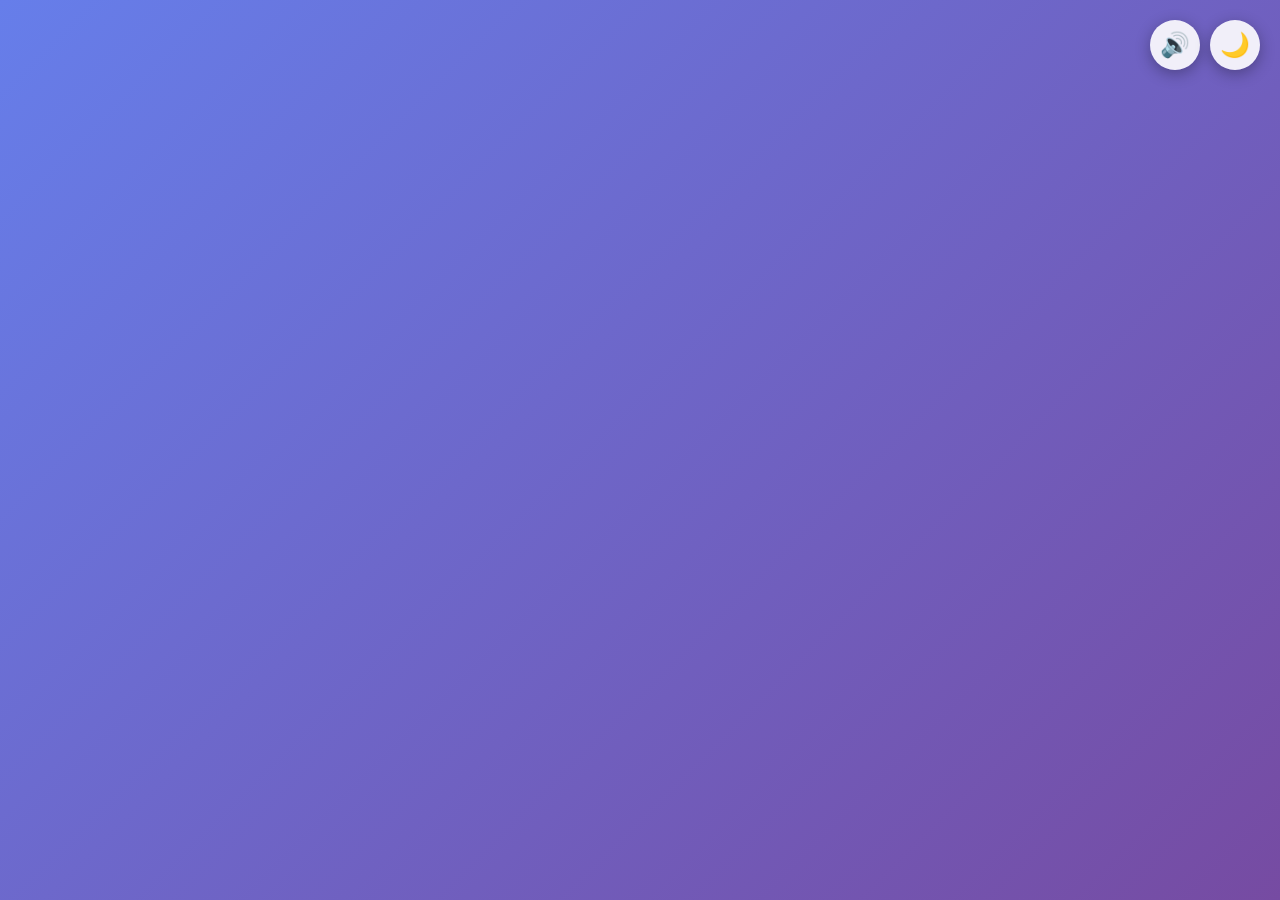
<file: index.html>
<!DOCTYPE html>
<html lang="zh-CN">
<head>
    <meta charset="UTF-8">
    <meta name="viewport" content="width=device-width, initial-scale=1.0, maximum-scale=1.0, user-scalable=no">
    <title>2048 小游戏 - 完整版</title>
    <link rel="stylesheet" href="style.css">
</head>
<body>
    <div id="loading-screen" class="loading-screen">
        <div class="loading-content">
            <div class="loading-logo">2048</div>
            <div class="loading-spinner"></div>
            <div class="loading-text">正在加载...</div>
        </div>
    </div>

    <div class="theme-controls">
        <button id="audio-toggle" class="icon-btn" title="音效开关">🔊</button>
        <button id="theme-toggle" class="icon-btn" title="主题切换">☀️</button>
    </div>

    <div class="game-container" id="game-container" style="display: none;">
        <div class="header">
            <div class="header-left">
                <h1 class="title">2048</h1>
                <div class="difficulty-selector">
                    <label for="difficulty">难度：</label>
                    <select id="difficulty" class="difficulty-select">
                        <option value="easy">简单 (5×5)</option>
                        <option value="normal" selected>普通 (4×4)</option>
                        <option value="hard">困难 (3×3)</option>
                    </select>
                </div>
            </div>
            <div class="score-container">
                <div class="score-box">
                    <div class="score-label">分数</div>
                    <div id="score" class="score-value">0</div>
                </div>
                <div class="score-box">
                    <div class="score-label">最高分</div>
                    <div id="best-score" class="score-value">0</div>
                </div>
            </div>
        </div>
        <div class="instructions">
            <p>使用 <strong>↑ ↓ ← →</strong> 方向键或触摸滑动移动方块</p>
            <p>相同数字的方块碰撞时会合并成它们的和</p>
            <p>达到 <strong>2048</strong> 即为胜利！</p>
        </div>
        <div class="game-controls">
            <button id="start-btn" class="control-btn start-btn">开始游戏</button>
            <button id="pause-btn" class="control-btn pause-btn" disabled>暂停游戏</button>
            <button id="restart-btn" class="control-btn restart-btn">重新开始</button>
            <button id="share-btn" class="control-btn share-btn">📤 分享</button>
            <button id="leaderboard-btn" class="control-btn leaderboard-btn">排行榜</button>
        </div>
        <div class="game-board-wrapper">
            <div id="score-popup-container" class="score-popup-container"></div>
            <div class="game-board" id="game-board">
            </div>
        </div>
        <div id="game-over" class="game-over">
            <div class="game-over-content">
                <h2 id="game-over-title"></h2>
                <p>最终得分: <span id="final-score"></span></p>
                <div class="nickname-input-container">
                    <input type="text" id="player-nickname" placeholder="输入你的昵称" maxlength="10">
                </div>
                <button id="play-again-btn" class="play-again-btn">再来一局</button>
            </div>
        </div>
        <div id="leaderboard-modal" class="leaderboard-modal">
            <div class="leaderboard-content">
                <div class="leaderboard-header">
                    <h2>🏆 排行榜</h2>
                    <button id="close-leaderboard" class="close-btn">×</button>
                </div>
                <div class="leaderboard-controls">
                    <div class="sort-selector">
                        <label for="sort-by">排序：</label>
                        <select id="sort-by" class="sort-select">
                            <option value="score" selected>按分数</option>
                            <option value="date">按时间</option>
                        </select>
                    </div>
                    <div class="filter-selector">
                        <label for="filter-difficulty">筛选：</label>
                        <select id="filter-difficulty" class="filter-select">
                            <option value="all" selected>全部难度</option>
                            <option value="easy">简单</option>
                            <option value="normal">普通</option>
                            <option value="hard">困难</option>
                        </select>
                    </div>
                </div>
                <div class="leaderboard-info">
                    <p>总局数: <span id="total-games">0</span> 场 | 成就: <span id="achievements-count">0</span> 个</p>
                </div>
                <div class="leaderboard-list">
                    <div class="leaderboard-item header-item">
                        <span>排名</span>
                        <span>玩家</span>
                        <span>分数</span>
                        <span>难度</span>
                        <span>日期</span>
                    </div>
                    <div id="leaderboard-records" class="leaderboard-records">
                    </div>
                </div>
                <div class="leaderboard-actions">
                    <button id="clear-leaderboard" class="clear-btn">清空记录</button>
                    <button id="view-achievements" class="achievements-btn">🏅 成就</button>
                </div>
            </div>
        </div>
        <div id="achievements-modal" class="achievements-modal">
            <div class="achievements-content">
                <div class="achievements-header">
                    <h2>🏅 成就系统</h2>
                    <button id="close-achievements" class="close-btn">×</button>
                </div>
                <div id="achievements-list" class="achievements-list">
                </div>
            </div>
        </div>
        <div id="pause-overlay" class="pause-overlay">
            <div class="pause-content">
                <h2>⏸️ 游戏暂停</h2>
                <p>点击下方按钮继续游戏</p>
                <button id="resume-pause-btn" class="resume-btn">▶️ 继续游戏</button>
                <button id="view-resume-btn" class="resume-btn secondary">📄 查看简历</button>
            </div>
        </div>
        <div id="welcome-modal" class="welcome-modal">
            <div class="welcome-content">
                <h2>🎮 欢迎来到 2048 游戏！</h2>
                <div class="welcome-instructions">
                    <h3>游戏操作</h3>
                    <ul>
                        <li>⌨️ 使用 <strong>方向键</strong> 移动方块</li>
                        <li>👆 使用 <strong>触屏滑动</strong> 控制方向</li>
                        <li>📊 相同数字碰撞合并成它们的和</li>
                        <li>🏆 达到 <strong>2048</strong> 即为胜利！</li>
                    </ul>
                    <h3>游戏特色</h3>
                    <ul>
                        <li>🎯 三种难度模式可选</li>
                        <li>🎨 经典/暗夜主题切换</li>
                        <li>🔊 音效系统</li>
                        <li>🏅 成就系统</li>
                        <li>📈 排行榜记录</li>
                    </ul>
                </div>
                <div class="welcome-actions">
                    <label class="welcome-checkbox">
                        <input type="checkbox" id="dont-show-again">
                        <span>不再显示</span>
                    </label>
                    <button id="start-game-btn" class="start-game-btn">开始游戏 🚀</button>
                </div>
            </div>
        </div>
        <div id="share-modal" class="share-modal">
            <div class="share-content">
                <div class="share-header">
                    <h2>📤 分享成绩</h2>
                    <button id="close-share" class="close-btn">×</button>
                </div>
                <div class="share-stats">
                    <div class="share-stat">
                        <span class="stat-label">得分</span>
                        <span class="stat-value" id="share-score">0</span>
                    </div>
                    <div class="share-stat">
                        <span class="stat-label">难度</span>
                        <span class="stat-value" id="share-difficulty">普通</span>
                    </div>
                </div>
                <textarea id="share-text" readonly>
我在 2048 游戏中获得了 XXX 分！快来挑战我吧！</textarea>
                <button id="copy-share-btn" class="copy-btn">📋 复制到剪贴板</button>
                <div id="copy-success" class="copy-success">✓ 已复制到剪贴板！</div>
            </div>
        </div>
    </div>
    <script src="game.js"></script>
</body>
</html>
</file>
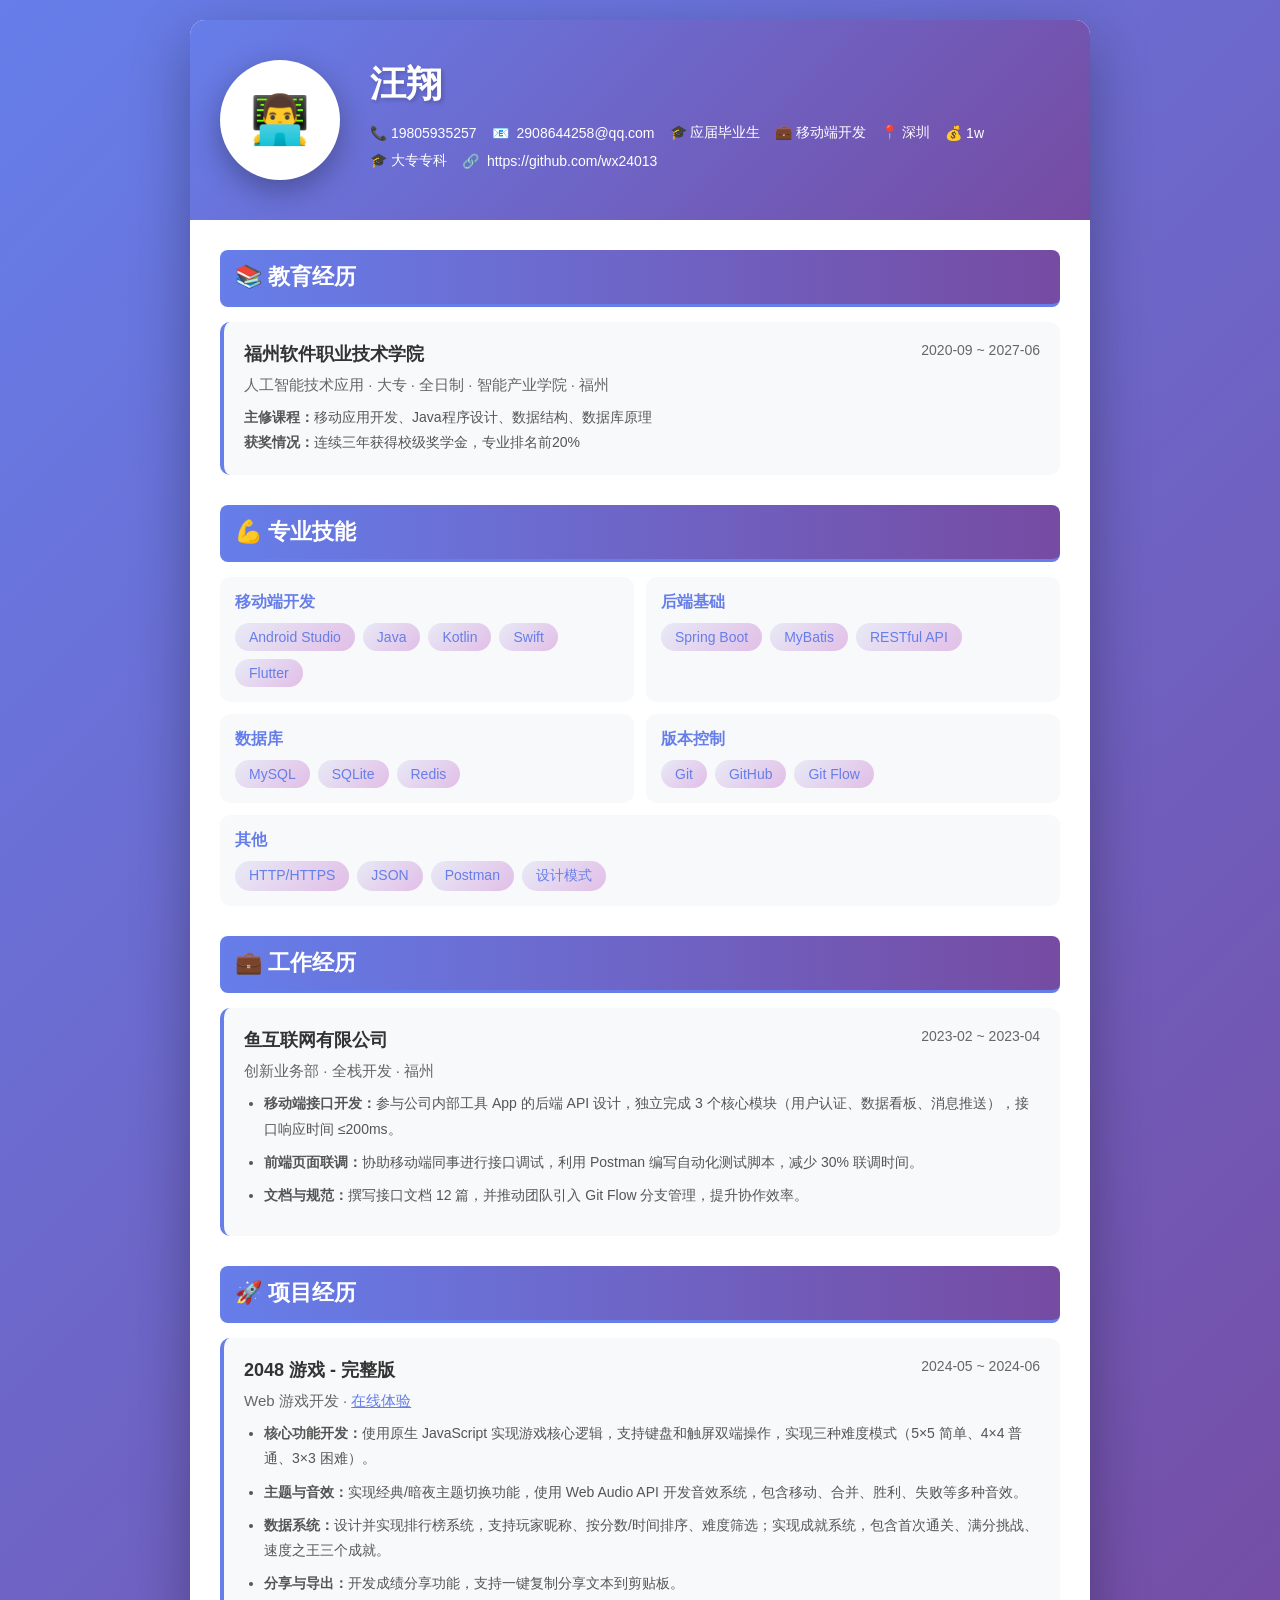
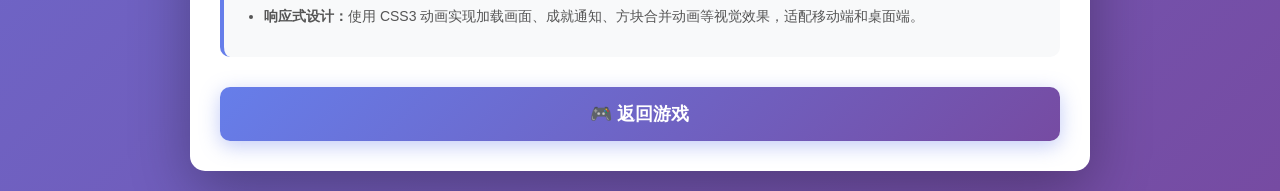
<file: resume.html>
<!DOCTYPE html>
<html lang="zh-CN">
<head>
    <meta charset="UTF-8">
    <meta name="viewport" content="width=device-width, initial-scale=1.0, maximum-scale=1.0, user-scalable=no">
    <title>个人简历 - 汪翔</title>
    <style>
        * {
            margin: 0;
            padding: 0;
            box-sizing: border-box;
        }

        body {
            font-family: 'Segoe UI', Tahoma, Geneva, Verdana, sans-serif;
            min-height: 100vh;
            background: linear-gradient(135deg, #667eea 0%, #764ba2 100%);
            padding: 20px;
            animation: fadeIn 0.5s ease;
        }

        @keyframes fadeIn {
            from { opacity: 0; transform: translateY(20px); }
            to { opacity: 1; transform: translateY(0); }
        }

        .resume-container {
            max-width: 900px;
            margin: 0 auto;
            background: #fff;
            border-radius: 15px;
            box-shadow: 0 20px 60px rgba(0, 0, 0, 0.3);
            overflow: hidden;
        }

        .resume-header {
            background: linear-gradient(135deg, #667eea 0%, #764ba2 100%);
            padding: 40px 30px;
            display: flex;
            align-items: center;
            gap: 30px;
        }

        .avatar {
            width: 120px;
            height: 120px;
            border-radius: 50%;
            border: 4px solid rgba(255, 255, 255, 0.5);
            box-shadow: 0 10px 30px rgba(0, 0, 0, 0.3);
            background: #fff;
            display: flex;
            align-items: center;
            justify-content: center;
            font-size: 48px;
        }

        .header-info {
            flex: 1;
            color: white;
        }

        .name {
            font-size: 36px;
            font-weight: bold;
            margin-bottom: 15px;
            text-shadow: 2px 2px 4px rgba(0, 0, 0, 0.2);
        }

        .contact-info {
            display: flex;
            flex-wrap: wrap;
            gap: 15px;
            margin-bottom: 10px;
        }

        .contact-item {
            display: flex;
            align-items: center;
            gap: 8px;
            font-size: 14px;
        }

        .contact-item a {
            color: white;
            text-decoration: none;
        }

        .contact-item a:hover {
            text-decoration: underline;
        }

        .resume-content {
            padding: 30px;
        }

        .section {
            margin-bottom: 30px;
        }

        .section-title {
            font-size: 22px;
            font-weight: bold;
            color: #667eea;
            margin-bottom: 15px;
            padding-bottom: 10px;
            border-bottom: 3px solid #667eea;
            display: flex;
            align-items: center;
            gap: 10px;
            background: linear-gradient(90deg, #667eea 0%, #764ba2 100%);
            color: white;
            padding: 12px 15px;
            border-radius: 8px;
        }

        .education-item, .work-item, .project-item {
            margin-bottom: 20px;
            padding: 20px;
            background: #f8f9fa;
            border-radius: 10px;
            border-left: 4px solid #667eea;
        }

        .item-header {
            display: flex;
            justify-content: space-between;
            align-items: flex-start;
            margin-bottom: 10px;
            flex-wrap: wrap;
            gap: 10px;
        }

        .item-title {
            font-size: 18px;
            font-weight: bold;
            color: #333;
        }

        .item-date {
            font-size: 14px;
            color: #666;
        }

        .item-subtitle {
            font-size: 15px;
            color: #666;
            margin-bottom: 10px;
        }

        .item-description {
            font-size: 14px;
            color: #555;
            line-height: 1.8;
        }

        .item-description ul {
            margin-top: 10px;
            margin-left: 20px;
        }

        .item-description li {
            margin-bottom: 8px;
        }

        .skills-container {
            display: flex;
            flex-wrap: wrap;
            gap: 12px;
        }

        .skill-category {
            flex: 1 1 300px;
            padding: 15px;
            background: #f8f9fa;
            border-radius: 10px;
        }

        .skill-category-title {
            font-size: 16px;
            font-weight: bold;
            color: #667eea;
            margin-bottom: 10px;
        }

        .skill-tags {
            display: flex;
            flex-wrap: wrap;
            gap: 8px;
        }

        .skill-tag {
            padding: 6px 14px;
            background: linear-gradient(135deg, #e8eaf6, #e1bee7);
            border-radius: 20px;
            font-size: 14px;
            color: #667eea;
            font-weight: 500;
        }

        .back-btn {
            display: block;
            width: 100%;
            padding: 15px;
            background: linear-gradient(135deg, #667eea 0%, #764ba2 100%);
            color: white;
            border: none;
            border-radius: 10px;
            font-size: 18px;
            font-weight: bold;
            cursor: pointer;
            transition: all 0.3s ease;
            margin-top: 30px;
            box-shadow: 0 5px 20px rgba(102, 126, 234, 0.4);
        }

        .back-btn:hover {
            transform: translateY(-2px);
            box-shadow: 0 8px 25px rgba(102, 126, 234, 0.5);
        }

        .back-btn:active {
            transform: translateY(0);
        }

        @media (max-width: 600px) {
            .resume-header {
                flex-direction: column;
                text-align: center;
            }

            .name {
                font-size: 28px;
            }

            .contact-info {
                justify-content: center;
            }

            .resume-content {
                padding: 20px;
            }

            .item-header {
                flex-direction: column;
            }
        }
    </style>
</head>
<body>
    <div class="resume-container">
        <div class="resume-header">
            <div class="avatar">👨‍💻</div>
            <div class="header-info">
                <h1 class="name">汪翔</h1>
                <div class="contact-info">
                    <div class="contact-item">📞 19805935257</div>
                    <div class="contact-item">📧 <a href="mailto:2908644258@qq.com">2908644258@qq.com</a></div>
                    <div class="contact-item">🎓 应届毕业生</div>
                    <div class="contact-item">💼 移动端开发</div>
                    <div class="contact-item">📍 深圳</div>
                    <div class="contact-item">💰 1w</div>
                </div>
                <div class="contact-info">
                    <div class="contact-item">🎓 大专专科</div>
                    <div class="contact-item">🔗 <a href="https://github.com/wx24013" target="_blank">https://github.com/wx24013</a></div>
                </div>
            </div>
        </div>

        <div class="resume-content">
            <div class="section">
                <h2 class="section-title">📚 教育经历</h2>
                <div class="education-item">
                    <div class="item-header">
                        <div class="item-title">福州软件职业技术学院</div>
                        <div class="item-date">2020-09 ~ 2027-06</div>
                    </div>
                    <div class="item-subtitle">人工智能技术应用 · 大专 · 全日制 · 智能产业学院 · 福州</div>
                    <div class="item-description">
                        <strong>主修课程：</strong>移动应用开发、Java程序设计、数据结构、数据库原理<br>
                        <strong>获奖情况：</strong>连续三年获得校级奖学金，专业排名前20%
                    </div>
                </div>
            </div>

            <div class="section">
                <h2 class="section-title">💪 专业技能</h2>
                <div class="skills-container">
                    <div class="skill-category">
                        <div class="skill-category-title">移动端开发</div>
                        <div class="skill-tags">
                            <span class="skill-tag">Android Studio</span>
                            <span class="skill-tag">Java</span>
                            <span class="skill-tag">Kotlin</span>
                            <span class="skill-tag">Swift</span>
                            <span class="skill-tag">Flutter</span>
                        </div>
                    </div>
                    <div class="skill-category">
                        <div class="skill-category-title">后端基础</div>
                        <div class="skill-tags">
                            <span class="skill-tag">Spring Boot</span>
                            <span class="skill-tag">MyBatis</span>
                            <span class="skill-tag">RESTful API</span>
                        </div>
                    </div>
                    <div class="skill-category">
                        <div class="skill-category-title">数据库</div>
                        <div class="skill-tags">
                            <span class="skill-tag">MySQL</span>
                            <span class="skill-tag">SQLite</span>
                            <span class="skill-tag">Redis</span>
                        </div>
                    </div>
                    <div class="skill-category">
                        <div class="skill-category-title">版本控制</div>
                        <div class="skill-tags">
                            <span class="skill-tag">Git</span>
                            <span class="skill-tag">GitHub</span>
                            <span class="skill-tag">Git Flow</span>
                        </div>
                    </div>
                    <div class="skill-category">
                        <div class="skill-category-title">其他</div>
                        <div class="skill-tags">
                            <span class="skill-tag">HTTP/HTTPS</span>
                            <span class="skill-tag">JSON</span>
                            <span class="skill-tag">Postman</span>
                            <span class="skill-tag">设计模式</span>
                        </div>
                    </div>
                </div>
            </div>

            <div class="section">
                <h2 class="section-title">💼 工作经历</h2>
                <div class="work-item">
                    <div class="item-header">
                        <div class="item-title">鱼互联网有限公司</div>
                        <div class="item-date">2023-02 ~ 2023-04</div>
                    </div>
                    <div class="item-subtitle">创新业务部 · 全栈开发 · 福州</div>
                    <div class="item-description">
                        <ul>
                            <li><strong>移动端接口开发：</strong>参与公司内部工具 App 的后端 API 设计，独立完成 3 个核心模块（用户认证、数据看板、消息推送），接口响应时间 ≤200ms。</li>
                            <li><strong>前端页面联调：</strong>协助移动端同事进行接口调试，利用 Postman 编写自动化测试脚本，减少 30% 联调时间。</li>
                            <li><strong>文档与规范：</strong>撰写接口文档 12 篇，并推动团队引入 Git Flow 分支管理，提升协作效率。</li>
                        </ul>
                    </div>
                </div>
            </div>

            <div class="section">
                <h2 class="section-title">🚀 项目经历</h2>
                <div class="project-item">
                    <div class="item-header">
                        <div class="item-title">2048 游戏 - 完整版</div>
                        <div class="item-date">2024-05 ~ 2024-06</div>
                    </div>
                    <div class="item-subtitle">Web 游戏开发 · <a href="https://wx24013.github.io/2048-game/" target="_blank" style="color: #667eea;">在线体验</a></div>
                    <div class="item-description">
                        <ul>
                            <li><strong>核心功能开发：</strong>使用原生 JavaScript 实现游戏核心逻辑，支持键盘和触屏双端操作，实现三种难度模式（5×5 简单、4×4 普通、3×3 困难）。</li>
                            <li><strong>主题与音效：</strong>实现经典/暗夜主题切换功能，使用 Web Audio API 开发音效系统，包含移动、合并、胜利、失败等多种音效。</li>
                            <li><strong>数据系统：</strong>设计并实现排行榜系统，支持玩家昵称、按分数/时间排序、难度筛选；实现成就系统，包含首次通关、满分挑战、速度之王三个成就。</li>
                            <li><strong>分享与导出：</strong>开发成绩分享功能，支持一键复制分享文本到剪贴板。</li>
                            <li><strong>响应式设计：</strong>使用 CSS3 动画实现加载画面、成就通知、方块合并动画等视觉效果，适配移动端和桌面端。</li>
                        </ul>
                    </div>
                </div>
            </div>

            <button class="back-btn" onclick="goBack()">🎮 返回游戏</button>
        </div>
    </div>

    <script>
        function goBack() {
            window.history.back();
        }
    </script>
</body>
</html>
</file>
<file: style.css>
* {
    margin: 0;
    padding: 0;
    box-sizing: border-box;
}

body {
    font-family: 'Segoe UI', Tahoma, Geneva, Verdana, sans-serif;
    min-height: 100vh;
    display: flex;
    justify-content: center;
    align-items: center;
    padding: 10px;
    transition: background 0.3s ease;
}

body.theme-classic {
    background: linear-gradient(135deg, #667eea 0%, #764ba2 100%);
}

body.theme-classic .game-container {
    background: #bbada0;
    border-radius: 10px;
    padding: 15px;
    box-shadow: 0 10px 40px rgba(0, 0, 0, 0.3);
    max-width: 500px;
    width: 100%;
}

body.theme-classic .title { color: #f9f6f2; }
body.theme-classic .difficulty-selector { color: #eee4da; }
body.theme-classic .score-label { color: #eee4da; }
body.theme-classic .score-box { background: #bbada0; border: 2px solid rgba(255,255,255,0.1); }
body.theme-classic .instructions { color: #eee4da; }
body.theme-classic .instructions strong { color: #f9f6f2; }
body.theme-classic .game-board { background: #cdc1b4; }
body.theme-classic .cell { background: rgba(238,228,218,0.35); color: #776e65; }
body.theme-classic .game-over { background: rgba(238,228,218,0.73); }
body.theme-classic .game-over-content { background: #f9f6f2; }
body.theme-classic .game-over-content h2,body.theme-classic .game-over-content p { color: #776e65; }
body.theme-classic .game-over-content span { color: #f2b179; }
body.theme-classic .leaderboard-modal { background: rgba(0,0,0,0.5); }
body.theme-classic .leaderboard-content { background: #f9f6f2; }
body.theme-classic .leaderboard-header { border-bottom: 2px solid #cdc1b4; }
body.theme-classic .leaderboard-header h2,body.theme-classic .leaderboard-info { color: #776e65; }
body.theme-classic .leaderboard-info span { color: #f2b179; }
body.theme-classic .leaderboard-list { background: #bbada0; }
body.theme-classic .leaderboard-item { background: #f9f6f2; color: #776e65; }
body.theme-classic .header-item { background: #8f7a66; color: #f9f6f2; }
body.theme-classic .pause-overlay { background: rgba(238,228,218,0.9); }
body.theme-classic .pause-content h2 { color: #776e65; }
body.theme-classic .pause-content p { color: #8f7a66; }
body.theme-classic .score-popup { color: #f2b179; text-shadow: 2px 2px 4px rgba(0,0,0,0.3); }
body.theme-classic .icon-btn { background: rgba(255,255,255,0.9); }
body.theme-classic .icon-btn:hover { background: rgba(255,255,255,1); transform: scale(1.1); box-shadow: 0 6px 20px rgba(0,0,0,0.4); }
body.theme-classic .achievements-content { background: #f9f6f2; }
body.theme-classic .achievement-item { background: #eee4da; }
body.theme-classic .achievement-item.unlocked { background: #edc22e; }
body.theme-classic .welcome-content { background: #f9f6f2; }
body.theme-classic .share-content { background: #f9f6f2; }
body.theme-classic .achievement-notification { background: #edc22e; color: #776e65; }

body.theme-dark {
    background: linear-gradient(135deg, #1a1a2e 0%, #16213e 100%);
}

body.theme-dark .game-container {
    background: #2d2d44;
    border-radius: 10px;
    padding: 15px;
    box-shadow: 0 10px 40px rgba(0,0,0,0.5),0 0 20px rgba(138,43,226,0.3);
    max-width: 500px;
    width: 100%;
    border: 2px solid rgba(138,43,226,0.5);
}

body.theme-dark .title { color: #e94560; text-shadow: 0 0 10px rgba(233,69,96,0.5); }
body.theme-dark .difficulty-selector { color: #a0a0a0; }
body.theme-dark .difficulty-select { background: #3d3d5c; color: #e0e0e0; border-color: #4a4a6a; }
body.theme-dark .difficulty-select:hover { background: #4a4a6a; }
body.theme-dark .score-label { color: #a0a0a0; }
body.theme-dark .score-box { background: #2d2d44; border: 2px solid rgba(233,69,96,0.3); }
body.theme-dark .score-value { color: #e94560; }
body.theme-dark .instructions { color: #a0a0a0; }
body.theme-dark .instructions strong { color: #e94560; }
body.theme-dark .game-board { background: #1a1a2e; box-shadow: 0 0 15px rgba(138,43,226,0.3); }
body.theme-dark .cell { background: rgba(60,60,80,0.5); color: #e0e0e0; }
body.theme-dark .cell-2 { background: #3d3d5c; color: #e0e0e0; }
body.theme-dark .cell-4 { background: #4a4a6a; color: #e0e0e0; }
body.theme-dark .cell-8 { background: #e94560; color: #fff; box-shadow: 0 0 10px rgba(233,69,96,0.5); }
body.theme-dark .cell-16 { background: #ff6b6b; color: #fff; box-shadow: 0 0 10px rgba(255,107,107,0.5); }
body.theme-dark .cell-32 { background: #feca57; color: #1a1a2e; box-shadow: 0 0 10px rgba(254,202,87,0.5); }
body.theme-dark .cell-64 { background: #ff9f43; color: #1a1a2e; box-shadow: 0 0 10px rgba(255,159,67,0.5); }
body.theme-dark .cell-128 { background: linear-gradient(135deg,#667eea,#764ba2); color: #fff; box-shadow: 0 0 15px rgba(102,126,234,0.5); }
body.theme-dark .cell-256 { background: linear-gradient(135deg,#764ba2,#f093fb); color: #fff; box-shadow: 0 0 15px rgba(240,147,251,0.5); }
body.theme-dark .cell-512 { background: linear-gradient(135deg,#f093fb,#f5576c); color: #fff; box-shadow: 0 0 15px rgba(245,87,108,0.5); }
body.theme-dark .cell-1024 { background: linear-gradient(135deg,#4facfe,#00f2fe); color: #1a1a2e; box-shadow: 0 0 15px rgba(79,172,254,0.5); }
body.theme-dark .cell-2048 { background: linear-gradient(135deg,#fa709a,#fee140); color: #1a1a2e; box-shadow: 0 0 20px rgba(250,112,154,0.7); }
body.theme-dark .cell-super { background: linear-gradient(135deg,#a855f7,#6366f1); color: #fff; box-shadow: 0 0 20px rgba(168,85,247,0.7); }
body.theme-dark .game-over { background: rgba(26,26,46,0.85); }
body.theme-dark .game-over-content { background: #2d2d44; border: 2px solid rgba(138,43,226,0.5); box-shadow: 0 0 30px rgba(138,43,226,0.3); }
body.theme-dark .game-over-content h2,body.theme-dark .game-over-content p { color: #e0e0e0; }
body.theme-dark .game-over-content span { color: #e94560; }
body.theme-dark .leaderboard-modal { background: rgba(0,0,0,0.7); }
body.theme-dark .leaderboard-content { background: #2d2d44; border: 2px solid rgba(138,43,226,0.5); }
body.theme-dark .leaderboard-header { border-bottom: 2px solid rgba(138,43,226,0.5); }
body.theme-dark .leaderboard-header h2 { color: #e94560; }
body.theme-dark .leaderboard-info { color: #a0a0a0; }
body.theme-dark .leaderboard-info span { color: #e94560; }
body.theme-dark .leaderboard-list { background: #1a1a2e; }
body.theme-dark .leaderboard-item { background: #2d2d44; color: #e0e0e0; }
body.theme-dark .header-item { background: linear-gradient(135deg,#667eea,#764ba2); color: #fff; }
body.theme-dark .pause-overlay { background: rgba(26,26,46,0.95); }
body.theme-dark .pause-content h2 { color: #e94560; text-shadow: 0 0 10px rgba(233,69,96,0.5); }
body.theme-dark .pause-content p { color: #a0a0a0; }
body.theme-dark .score-popup { color: #e94560; text-shadow: 0 0 10px rgba(233,69,96,0.8); }
body.theme-dark .icon-btn { background: rgba(45,45,68,0.9); border: 2px solid rgba(138,43,226,0.5); }
body.theme-dark .icon-btn:hover { background: rgba(45,45,68,1); transform: scale(1.1); box-shadow: 0 6px 20px rgba(138,43,226,0.4); }
body.theme-dark .achievements-content { background: #2d2d44; border: 2px solid rgba(138,43,226,0.5); }
body.theme-dark .achievement-item { background: #3d3d5c; color: #a0a0a0; }
body.theme-dark .achievement-item.unlocked { background: linear-gradient(135deg,#667eea,#764ba2); color: #fff; }
body.theme-dark .welcome-content { background: #2d2d44; border: 2px solid rgba(138,43,226,0.5); }
body.theme-dark .welcome-content h2,body.theme-dark .welcome-content h3 { color: #e94560; }
body.theme-dark .welcome-content li { color: #a0a0a0; }
body.theme-dark .share-content { background: #2d2d44; border: 2px solid rgba(138,43,226,0.5); }
body.theme-dark .share-text { background: #1a1a2e; color: #e0e0e0; }
body.theme-dark .achievement-notification { background: linear-gradient(135deg,#667eea,#764ba2); color: #fff; }

.loading-screen {
    position: fixed;
    top: 0;
    left: 0;
    width: 100%;
    height: 100%;
    background: linear-gradient(135deg, #667eea 0%, #764ba2 100%);
    display: flex;
    justify-content: center;
    align-items: center;
    z-index: 1000;
    animation: fadeOut 0.5s ease 2.5s forwards;
}

@keyframes fadeOut {
    from { opacity: 1; }
    to { opacity: 0; pointer-events: none; }
}

.loading-content {
    text-align: center;
    animation: slideUp 0.5s ease;
}

@keyframes slideUp {
    from { opacity: 0; transform: translateY(30px); }
    to { opacity: 1; transform: translateY(0); }
}

.loading-logo {
    font-size: 80px;
    font-weight: bold;
    color: white;
    text-shadow: 4px 4px 8px rgba(0,0,0,0.3);
    margin-bottom: 30px;
    animation: pulse 1s ease infinite;
}

@keyframes pulse {
    0%, 100% { transform: scale(1); }
    50% { transform: scale(1.05); }
}

.loading-spinner {
    width: 60px;
    height: 60px;
    border: 4px solid rgba(255,255,255,0.3);
    border-top-color: white;
    border-radius: 50%;
    margin: 0 auto 20px;
    animation: spin 1s linear infinite;
}

@keyframes spin {
    to { transform: rotate(360deg); }
}

.loading-text {
    color: white;
    font-size: 18px;
    opacity: 0.9;
}

.header {
    display: flex;
    justify-content: space-between;
    align-items: flex-start;
    margin-bottom: 15px;
    flex-wrap: wrap;
    gap: 10px;
}

.header-left {
    display: flex;
    flex-direction: column;
    gap: 5px;
}

.title {
    font-size: 48px;
    font-weight: bold;
    text-shadow: 2px 2px 4px rgba(0,0,0,0.2);
    margin: 0;
    transition: all 0.3s ease;
}

.difficulty-selector {
    display: flex;
    align-items: center;
    gap: 8px;
    font-size: 14px;
    transition: color 0.3s ease;
}

.difficulty-selector label { font-weight: bold; }

.difficulty-select {
    padding: 5px 10px;
    border: 2px solid #8f7a66;
    border-radius: 5px;
    background: #f9f6f2;
    color: #776e65;
    font-size: 14px;
    font-weight: bold;
    cursor: pointer;
    transition: all 0.2s;
    min-width: 120px;
}

.difficulty-select:hover { background: #eee4da; }
.difficulty-select:focus { outline: none; border-color: #f67c5f; }

.score-container { display: flex; gap: 10px; }

.score-box {
    padding: 8px 15px;
    border-radius: 5px;
    text-align: center;
    min-width: 80px;
    transition: all 0.3s ease;
}

.score-label {
    font-size: 12px;
    text-transform: uppercase;
    font-weight: bold;
}

.score-value {
    font-size: 22px;
    font-weight: bold;
    color: #fff;
}

.instructions {
    font-size: 14px;
    margin-bottom: 15px;
    line-height: 1.6;
}

.game-controls {
    display: grid;
    grid-template-columns: repeat(5,1fr);
    gap: 8px;
    margin-bottom: 15px;
}

.control-btn {
    padding: 10px 8px;
    border: none;
    border-radius: 5px;
    font-size: 13px;
    font-weight: bold;
    cursor: pointer;
    transition: all 0.2s;
    min-height: 40px;
    touch-action: manipulation;
}

.start-btn { background: #8f7a66; color: #f9f6f2; }
.start-btn:hover:not(:disabled) { background: #9f8b77; }
.start-btn:disabled { background: #ccc; cursor: not-allowed; }

.pause-btn { background: #f67c5f; color: #f9f6f2; }
.pause-btn:hover:not(:disabled) { background: #f78b7a; }
.pause-btn:disabled { background: #ccc; cursor: not-allowed; }
.pause-btn.active { background: #f2b179; }

.restart-btn { background: #8f7a66; color: #f9f6f2; }
.restart-btn:hover { background: #9f8b77; }

.share-btn { background: #4ecdc4; color: #fff; }
.share-btn:hover { background: #44b3ab; }

.leaderboard-btn { background: #edc22e; color: #776e65; }
.leaderboard-btn:hover { background: #edcc61; }

.theme-controls {
    position: fixed;
    top: 20px;
    right: 20px;
    display: flex;
    gap: 10px;
    z-index: 1000;
}

.icon-btn {
    width: 50px;
    height: 50px;
    border: none;
    border-radius: 50%;
    font-size: 24px;
    cursor: pointer;
    transition: all 0.3s ease;
    display: flex;
    justify-content: center;
    align-items: center;
    box-shadow: 0 4px 15px rgba(0,0,0,0.3);
}

.game-board-wrapper { position: relative; display: flex; justify-content: center; }

.score-popup-container {
    position: absolute;
    top: 0;
    left: 0;
    width: 100%;
    height: 100%;
    pointer-events: none;
    z-index: 10;
}

.score-popup {
    position: absolute;
    font-size: 20px;
    font-weight: bold;
    animation: scorePopup 1s ease-out forwards;
    pointer-events: none;
    white-space: nowrap;
}

@keyframes scorePopup {
    0% { opacity: 1; transform: translateY(0) scale(1); }
    100% { opacity: 0; transform: translateY(-50px) scale(1.2); }
}

.game-board {
    display: grid;
    gap: 10px;
    padding: 10px;
    border-radius: 6px;
    touch-action: none;
    transition: background 0.3s ease;
}

.cell {
    border-radius: 3px;
    display: flex;
    justify-content: center;
    align-items: center;
    font-weight: bold;
    transition: all 0.15s ease;
    user-select: none;
}

.cell-2 { background: #eee4da; }
.cell-4 { background: #ede0c8; }
.cell-8 { background: #f2b179; color: #f9f6f2; }
.cell-16 { background: #f59563; color: #f9f6f2; }
.cell-32 { background: #f67c5f; color: #f9f6f2; }
.cell-64 { background: #f65e3b; color: #f9f6f2; }
.cell-128 { background: #edcf72; color: #f9f6f2; }
.cell-256 { background: #edcc61; color: #f9f6f2; }
.cell-512 { background: #edc850; color: #f9f6f2; }
.cell-1024 { background: #edc53f; color: #f9f6f2; }
.cell-2048 { background: #edc22e; color: #f9f6f2; box-shadow: 0 0 30px rgba(237,194,46,0.5); }
.cell-super { background: #3c3a32; color: #f9f6f2; }

.cell-new { animation: appear 0.2s ease; }
.cell-merged { animation: pop 0.2s ease; }

@keyframes appear { 0% { opacity: 0; transform: scale(0); } 100% { opacity: 1; transform: scale(1); } }
@keyframes pop { 0% { transform: scale(1); } 50% { transform: scale(1.2); } 100% { transform: scale(1); } }

.game-over {
    display: none;
    position: fixed;
    top: 0;
    left: 0;
    width: 100%;
    height: 100%;
    justify-content: center;
    align-items: center;
    z-index: 100;
    animation: fadeIn 0.3s ease;
}

@keyframes fadeIn {
    from { opacity: 0; }
    to { opacity: 1; }
}

.game-over.show { display: flex; }

.game-over-content {
    padding: 30px;
    border-radius: 10px;
    text-align: center;
    box-shadow: 0 10px 40px rgba(0,0,0,0.3);
    max-width: 90%;
    animation: slideUp 0.3s ease;
}

.nickname-input-container {
    margin: 15px 0;
}

.nickname-input-container input {
    width: 100%;
    padding: 10px 15px;
    border: 2px solid #cdc1b4;
    border-radius: 5px;
    font-size: 16px;
    text-align: center;
    outline: none;
}

.nickname-input-container input:focus {
    border-color: #f67c5f;
}

.game-over-content h2 { font-size: 36px; margin-bottom: 15px; }
.game-over-content p { font-size: 18px; margin-bottom: 10px; }
.game-over-content span { font-weight: bold; }
.game-over-content button {
    padding: 12px 30px;
    background: #8f7a66;
    color: #f9f6f2;
    border: none;
    border-radius: 5px;
    font-size: 16px;
    font-weight: bold;
    cursor: pointer;
    transition: background 0.2s;
    min-height: 44px;
}
.game-over-content button:hover { background: #9f8b77; }

.leaderboard-modal {
    display: none;
    position: fixed;
    top: 0;
    left: 0;
    width: 100%;
    height: 100%;
    justify-content: center;
    align-items: center;
    z-index: 200;
    padding: 10px;
}

.leaderboard-modal.show { display: flex; }

.leaderboard-content {
    border-radius: 10px;
    padding: 20px;
    max-width: 600px;
    width: 100%;
    max-height: 80vh;
    overflow-y: auto;
    box-shadow: 0 10px 40px rgba(0,0,0,0.3);
}

.leaderboard-header {
    display: flex;
    justify-content: space-between;
    align-items: center;
    margin-bottom: 15px;
    padding-bottom: 10px;
}

.leaderboard-header h2 { font-size: 28px; margin: 0; }

.leaderboard-controls {
    display: flex;
    justify-content: space-between;
    margin-bottom: 15px;
    flex-wrap: wrap;
    gap: 10px;
}

.sort-selector, .filter-selector {
    display: flex;
    align-items: center;
    gap: 8px;
}

.sort-select, .filter-select {
    padding: 5px 10px;
    border: 2px solid #8f7a66;
    border-radius: 5px;
    background: #f9f6f2;
    color: #776e65;
    font-size: 14px;
    font-weight: bold;
    cursor: pointer;
}

.close-btn {
    width: 40px;
    height: 40px;
    border: none;
    background: #8f7a66;
    color: #f9f6f2;
    font-size: 28px;
    border-radius: 5px;
    cursor: pointer;
    transition: background 0.2s;
    display: flex;
    justify-content: center;
    align-items: center;
}
.close-btn:hover { background: #9f8b77; }

.leaderboard-info {
    margin-bottom: 15px;
    font-size: 16px;
}

.leaderboard-list {
    border-radius: 5px;
    padding: 10px;
    margin-bottom: 15px;
}

.leaderboard-item {
    display: grid;
    grid-template-columns: 1fr 1.2fr 1fr 1fr 1.5fr;
    gap: 10px;
    padding: 10px;
    margin-bottom: 5px;
    border-radius: 3px;
    font-size: 14px;
}

.header-item { margin-bottom: 10px; }

.leaderboard-records { max-height: 300px; overflow-y: auto; }

.leaderboard-actions {
    display: flex;
    gap: 10px;
    justify-content: center;
}

.clear-btn {
    padding: 10px 30px;
    background: #f67c5f;
    color: #f9f6f2;
    border: none;
    border-radius: 5px;
    font-size: 14px;
    font-weight: bold;
    cursor: pointer;
    transition: background 0.2s;
    min-height: 44px;
}
.clear-btn:hover { background: #f78b7a; }

.achievements-btn {
    padding: 10px 30px;
    background: linear-gradient(135deg, #667eea, #764ba2);
    color: #fff;
    border: none;
    border-radius: 5px;
    font-size: 14px;
    font-weight: bold;
    cursor: pointer;
    transition: all 0.2s;
    min-height: 44px;
}
.achievements-btn:hover { transform: scale(1.05); }

.achievements-modal {
    display: none;
    position: fixed;
    top: 0;
    left: 0;
    width: 100%;
    height: 100%;
    justify-content: center;
    align-items: center;
    z-index: 250;
    padding: 10px;
    background: rgba(0,0,0,0.5);
}

.achievements-modal.show { display: flex; }

.achievements-content {
    border-radius: 10px;
    padding: 20px;
    max-width: 500px;
    width: 100%;
    box-shadow: 0 10px 40px rgba(0,0,0,0.3);
}

.achievements-header {
    display: flex;
    justify-content: space-between;
    align-items: center;
    margin-bottom: 20px;
}

.achievements-header h2 { font-size: 28px; margin: 0; }

.achievements-list {
    display: flex;
    flex-direction: column;
    gap: 15px;
}

.achievement-item {
    padding: 15px;
    border-radius: 8px;
    display: flex;
    align-items: center;
    gap: 15px;
    transition: all 0.3s ease;
}

.achievement-item.unlocked {
    animation: achievementUnlock 0.5s ease;
}

@keyframes achievementUnlock {
    0% { transform: scale(0.9); opacity: 0; }
    50% { transform: scale(1.05); }
    100% { transform: scale(1); opacity: 1; }
}

.achievement-icon {
    font-size: 40px;
    width: 50px;
    height: 50px;
    display: flex;
    justify-content: center;
    align-items: center;
}

.achievement-info {
    flex: 1;
}

.achievement-title {
    font-size: 16px;
    font-weight: bold;
    margin-bottom: 5px;
}

.achievement-description {
    font-size: 14px;
    opacity: 0.8;
}

.achievement-date {
    font-size: 12px;
    opacity: 0.6;
    margin-top: 5px;
}

.achievement-notification {
    position: fixed;
    top: 100px;
    right: 20px;
    padding: 15px 20px;
    border-radius: 10px;
    display: flex;
    align-items: center;
    gap: 15px;
    box-shadow: 0 10px 30px rgba(0,0,0,0.3);
    z-index: 1000;
    opacity: 0;
    transform: translateX(100px);
    transition: all 0.3s ease;
}

.achievement-notification.show {
    opacity: 1;
    transform: translateX(0);
}

.achievement-notification .achievement-icon {
    font-size: 32px;
}

.achievement-notification .achievement-text {
    font-weight: bold;
    font-size: 16px;
}

.pause-overlay {
    display: none;
    position: fixed;
    top: 0;
    left: 0;
    width: 100%;
    height: 100%;
    justify-content: center;
    align-items: center;
    z-index: 50;
}

.pause-overlay.show { display: flex; }

.pause-content { text-align: center; }
.pause-content h2 { font-size: 48px; margin-bottom: 10px; }
.pause-content p { font-size: 18px; margin-bottom: 20px; }

.resume-btn {
    display: block;
    margin: 10px auto;
    padding: 15px 40px;
    background: #1e90ff;
    color: #f9f6f2;
    border: none;
    border-radius: 8px;
    font-size: 18px;
    font-weight: bold;
    cursor: pointer;
    transition: all 0.2s;
    min-height: 48px;
}
.resume-btn:hover { background: #4169e1; transform: scale(1.05); }
.resume-btn.secondary {
    background: #8f7a66;
}
.resume-btn.secondary:hover {
    background: #9f8b77;
}

.welcome-modal {
    display: none;
    position: fixed;
    top: 0;
    left: 0;
    width: 100%;
    height: 100%;
    justify-content: center;
    align-items: center;
    z-index: 300;
    padding: 10px;
    background: rgba(0,0,0,0.7);
}

.welcome-modal.show { display: flex; }

.welcome-content {
    border-radius: 10px;
    padding: 30px;
    max-width: 450px;
    width: 100%;
    box-shadow: 0 10px 40px rgba(0,0,0,0.3);
    animation: slideUp 0.3s ease;
}

.welcome-content h2 {
    font-size: 28px;
    margin-bottom: 20px;
    text-align: center;
}

.welcome-instructions {
    margin-bottom: 25px;
}

.welcome-instructions h3 {
    font-size: 18px;
    margin-bottom: 10px;
    color: #667eea;
}

.welcome-instructions ul {
    list-style: none;
    padding: 0;
    margin-bottom: 20px;
}

.welcome-instructions li {
    padding: 8px 0;
    border-bottom: 1px solid #eee;
    font-size: 14px;
}

.welcome-actions {
    display: flex;
    flex-direction: column;
    gap: 15px;
}

.welcome-checkbox {
    display: flex;
    align-items: center;
    gap: 8px;
    font-size: 14px;
    cursor: pointer;
}

.welcome-checkbox input {
    width: 18px;
    height: 18px;
}

.start-game-btn {
    padding: 15px;
    background: linear-gradient(135deg, #667eea, #764ba2);
    color: white;
    border: none;
    border-radius: 8px;
    font-size: 18px;
    font-weight: bold;
    cursor: pointer;
    transition: all 0.3s ease;
}
.start-game-btn:hover {
    transform: translateY(-2px);
    box-shadow: 0 8px 20px rgba(102, 126, 234, 0.4);
}

.share-modal {
    display: none;
    position: fixed;
    top: 0;
    left: 0;
    width: 100%;
    height: 100%;
    justify-content: center;
    align-items: center;
    z-index: 150;
    padding: 10px;
    background: rgba(0,0,0,0.5);
}

.share-modal.show { display: flex; }

.share-content {
    border-radius: 10px;
    padding: 20px;
    max-width: 450px;
    width: 100%;
    box-shadow: 0 10px 40px rgba(0,0,0,0.3);
    animation: slideUp 0.3s ease;
}

.share-header {
    display: flex;
    justify-content: space-between;
    align-items: center;
    margin-bottom: 20px;
}

.share-header h2 { font-size: 24px; margin: 0; }

.share-stats {
    display: flex;
    justify-content: center;
    gap: 30px;
    margin-bottom: 20px;
}

.share-stat {
    text-align: center;
}

.stat-label {
    display: block;
    font-size: 14px;
    opacity: 0.7;
    margin-bottom: 5px;
}

.stat-value {
    font-size: 28px;
    font-weight: bold;
    color: #667eea;
}

.share-text {
    width: 100%;
    height: 100px;
    padding: 15px;
    border: 2px solid #eee;
    border-radius: 8px;
    font-size: 16px;
    font-family: inherit;
    resize: none;
    margin-bottom: 15px;
}

.copy-btn {
    width: 100%;
    padding: 15px;
    background: linear-gradient(135deg, #4ecdc4, #44b3ab);
    color: white;
    border: none;
    border-radius: 8px;
    font-size: 18px;
    font-weight: bold;
    cursor: pointer;
    transition: all 0.3s ease;
}
.copy-btn:hover {
    transform: translateY(-2px);
    box-shadow: 0 8px 20px rgba(78, 205, 196, 0.4);
}

.copy-success {
    text-align: center;
    color: #4ecdc4;
    font-weight: bold;
    margin-top: 10px;
    opacity: 0;
    transition: opacity 0.3s ease;
}

.copy-success.show {
    opacity: 1;
}

@media (max-width:500px) {
    .title { font-size: 40px; }
    .score-container { gap: 5px; }
    .score-box { min-width: 70px; padding: 6px 10px; }
    .score-value { font-size: 18px; }
    .theme-controls { top: 10px; right: 10px; }
    .icon-btn { width: 44px; height: 44px; font-size: 20px; }
    .control-btn { font-size: 11px; padding: 8px 4px; }
}

@media (max-width:400px) {
    .game-container { padding: 10px; }
    .header { flex-direction: column; align-items: stretch; }
    .header-left { display: flex; justify-content: space-between; align-items: center; }
    .title { font-size: 36px; }
    .difficulty-selector { font-size: 12px; }
    .difficulty-select { font-size: 12px; padding: 4px 8px; min-width: 100px; }
    .game-controls { grid-template-columns: repeat(5,1fr); gap: 4px; }
    .control-btn { padding: 8px 2px; font-size: 10px; min-height: 36px; }
    .instructions { font-size: 12px; }
    .leaderboard-item { grid-template-columns: 0.5fr 1fr 0.8fr 0.8fr 1.2fr; font-size: 12px; gap: 5px; }
    .game-over-content { padding: 20px; }
    .game-over-content h2 { font-size: 28px; }
    .theme-controls { top: 5px; right: 5px; gap: 5px; }
    .icon-btn { width: 40px; height: 40px; font-size: 18px; }
}

@media (hover:none) and (pointer:coarse) {
    .control-btn,.game-over-content button,.clear-btn,.close-btn,.icon-btn {
        min-height: 48px;
        font-size: 16px;
    }
}

.leaderboard-records::-webkit-scrollbar { width: 8px; }
.leaderboard-records::-webkit-scrollbar-track { background: #cdc1b4; border-radius: 4px; }
.leaderboard-records::-webkit-scrollbar-thumb { background: #8f7a66; border-radius: 4px; }
.leaderboard-records::-webkit-scrollbar-thumb:hover { background: #9f8b77; }
body.theme-dark .leaderboard-records::-webkit-scrollbar-track { background: #1a1a2e; }
body.theme-dark .leaderboard-records::-webkit-scrollbar-thumb { background: #667eea; }
body.theme-dark .leaderboard-records::-webkit-scrollbar-thumb:hover { background: #764ba2; }
</file>
